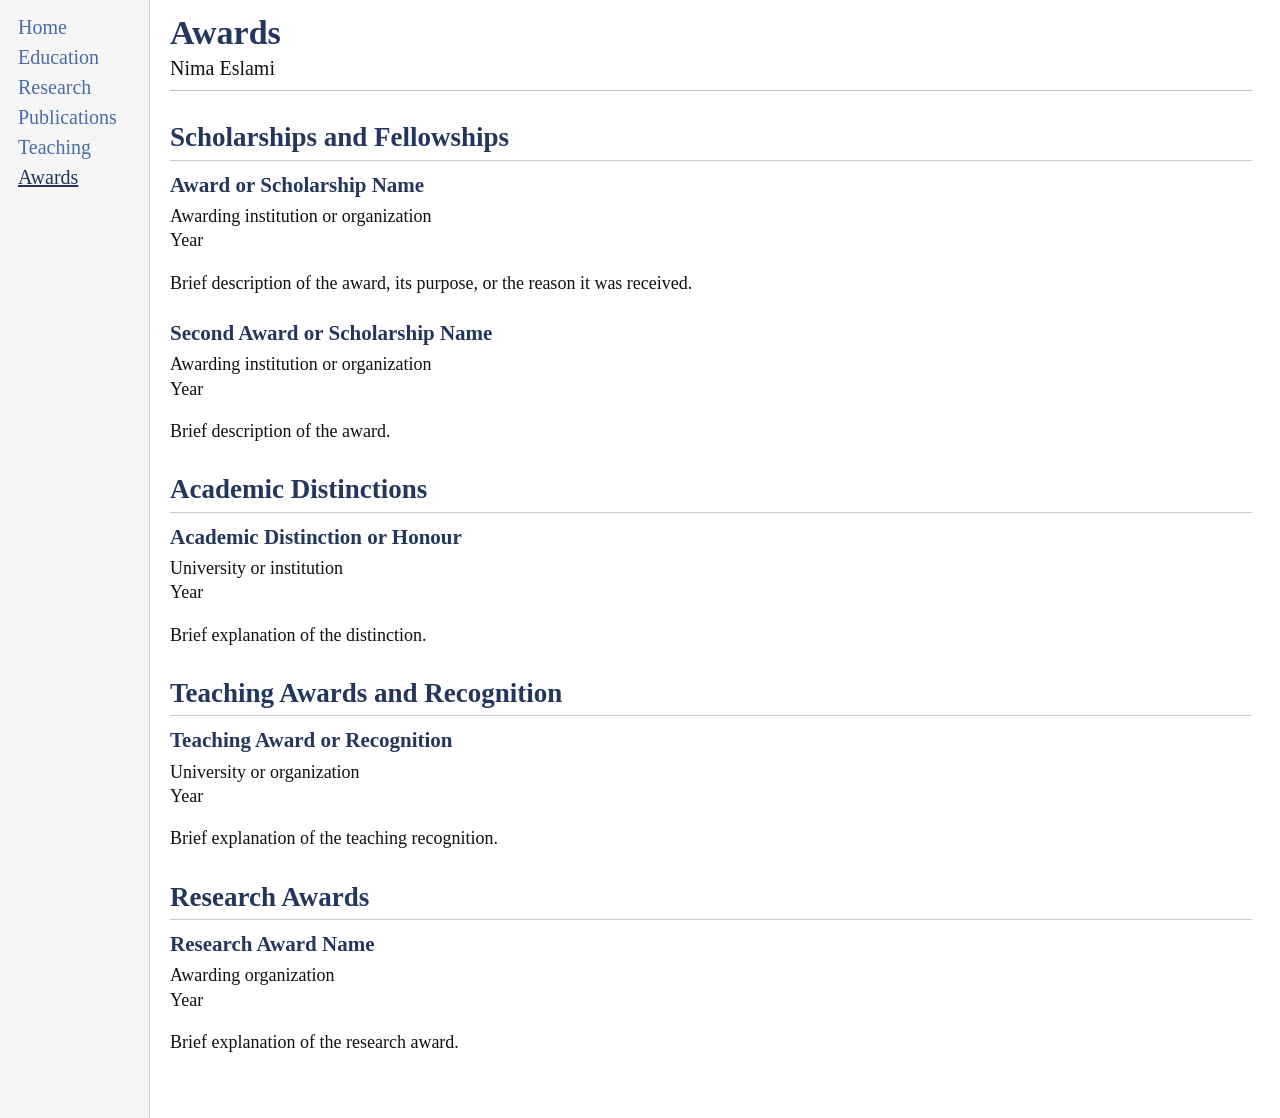
<file: awards.html>
<!DOCTYPE html>
<html lang="en">

<head>
    <meta charset="UTF-8">

    <meta
        name="viewport"
        content="width=device-width, initial-scale=1.0"
    >

    <meta
        name="description"
        content="Awards, scholarships, and academic distinctions received by Nima Eslami."
    >

    <title>Awards | Nima Eslami</title>

    <link rel="stylesheet" href="style.css">
</head>

<body>

<div class="page">

    <!-- Left navigation menu -->
    <aside class="sidebar">
        <nav aria-label="Main navigation">

            <a href="index.html">
                Home
            </a>

            <a href="education.html">
                Education
            </a>

            <a href="research.html">
                Research
            </a>

            <a href="publications.html">
                Publications
            </a>

            <a href="teaching.html">
                Teaching
            </a>

            <a class="active" href="awards.html">
                Awards
            </a>

        </nav>
    </aside>

    <!-- Main page content -->
    <main class="content">

        <header>

            <h1>Awards</h1>

            <div class="subtitle">
                Nima Eslami
            </div>

            <hr class="header-line">

        </header>

        <!-- Scholarships and fellowships -->
        <section class="entry">

            <h2>Scholarships and Fellowships</h2>

            <div class="entry">
                <h3>Award or Scholarship Name</h3>

                <p>
                    Awarding institution or organization
                    <br>
                    Year
                </p>

                <p>
                    Brief description of the award, its purpose, or the reason
                    it was received.
                </p>
            </div>

            <div class="entry">
                <h3>Second Award or Scholarship Name</h3>

                <p>
                    Awarding institution or organization
                    <br>
                    Year
                </p>

                <p>
                    Brief description of the award.
                </p>
            </div>

        </section>

        <!-- Academic distinctions -->
        <section class="entry">

            <h2>Academic Distinctions</h2>

            <div class="entry">
                <h3>Academic Distinction or Honour</h3>

                <p>
                    University or institution
                    <br>
                    Year
                </p>

                <p>
                    Brief explanation of the distinction.
                </p>
            </div>

        </section>

        <!-- Teaching awards -->
        <section class="entry">

            <h2>Teaching Awards and Recognition</h2>

            <div class="entry">
                <h3>Teaching Award or Recognition</h3>

                <p>
                    University or organization
                    <br>
                    Year
                </p>

                <p>
                    Brief explanation of the teaching recognition.
                </p>
            </div>

        </section>

        <!-- Research awards -->
        <section class="entry">

            <h2>Research Awards</h2>

            <div class="entry">
                <h3>Research Award Name</h3>

                <p>
                    Awarding organization
                    <br>
                    Year
                </p>

                <p>
                    Brief explanation of the research award.
                </p>
            </div>

        </section>

    </main>

</div>

</body>

</html>
</file>
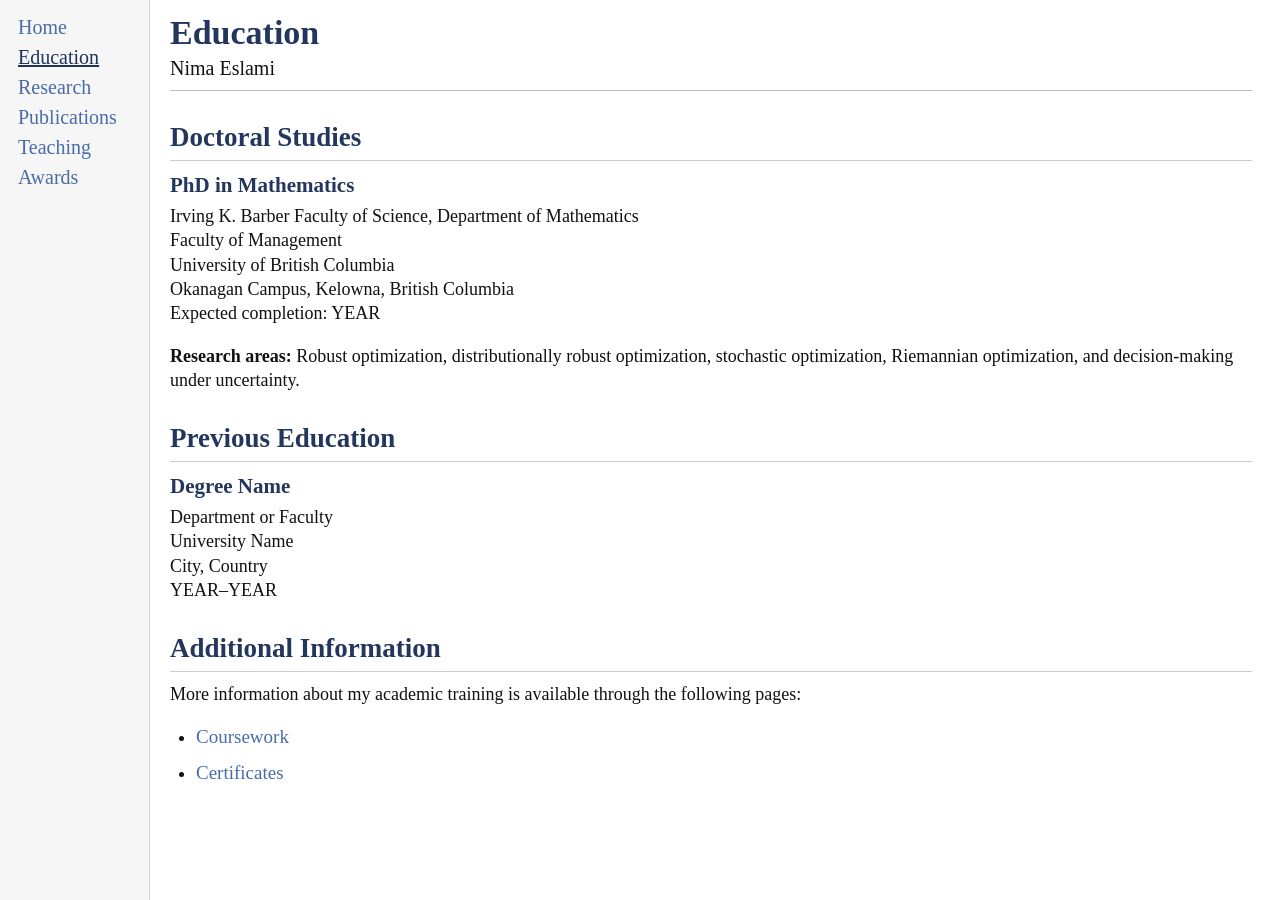
<file: education.html>
<!DOCTYPE html>
<html lang="en">

<head>
    <meta charset="UTF-8">

    <meta
        name="viewport"
        content="width=device-width, initial-scale=1.0"
    >

    <title>Education | Nima Eslami</title>

    <link rel="stylesheet" href="style.css">
</head>

<body>

<div class="page">

    <!-- Left navigation menu -->
    <aside class="sidebar">
        <nav>
            <a href="index.html">Home</a>

            <a class="active" href="education.html">
                Education
            </a>

            <a href="research.html">Research</a>

            <a href="publications.html">
                Publications
            </a>

            <a href="teaching.html">Teaching</a>
            <a href="awards.html">
    Awards
</a>
        </nav>
    </aside>

    <!-- Main page content -->
    <main class="content">

        <header>
            <h1>Education</h1>

            <div class="subtitle">
                Nima Eslami
            </div>

            <hr class="header-line">
        </header>

        <!-- Current degree -->
        <section class="entry">

            <h2>Doctoral Studies</h2>

            <h3>PhD in Mathematics</h3>

            <p>
                Irving K. Barber Faculty of Science,
                Department of Mathematics
                <br>

                Faculty of Management
                <br>

                University of British Columbia
                <br>

                Okanagan Campus, Kelowna, British Columbia
                <br>

                Expected completion: YEAR
            </p>

            <p>
                <strong>Research areas:</strong>
                Robust optimization, distributionally robust optimization,
                stochastic optimization, Riemannian optimization, and
                decision-making under uncertainty.
            </p>

        </section>

        <!-- Previous degree -->
        <section class="entry">

            <h2>Previous Education</h2>

            <h3>Degree Name</h3>

            <p>
                Department or Faculty
                <br>

                University Name
                <br>

                City, Country
                <br>

                YEAR–YEAR
            </p>

        </section>

        <!-- Education subpages -->
        <section class="entry">

            <h2>Additional Information</h2>

            <p>
                More information about my academic training is available
                through the following pages:
            </p>

            <ul>
                <li>
                    <a href="education/coursework.html">
                        Coursework
                    </a>
                </li>

                <li>
                    <a href="education/certificates.html">
                        Certificates
                    </a>
                </li>
            </ul>

        </section>

    </main>

</div>

</body>

</html>
</file>
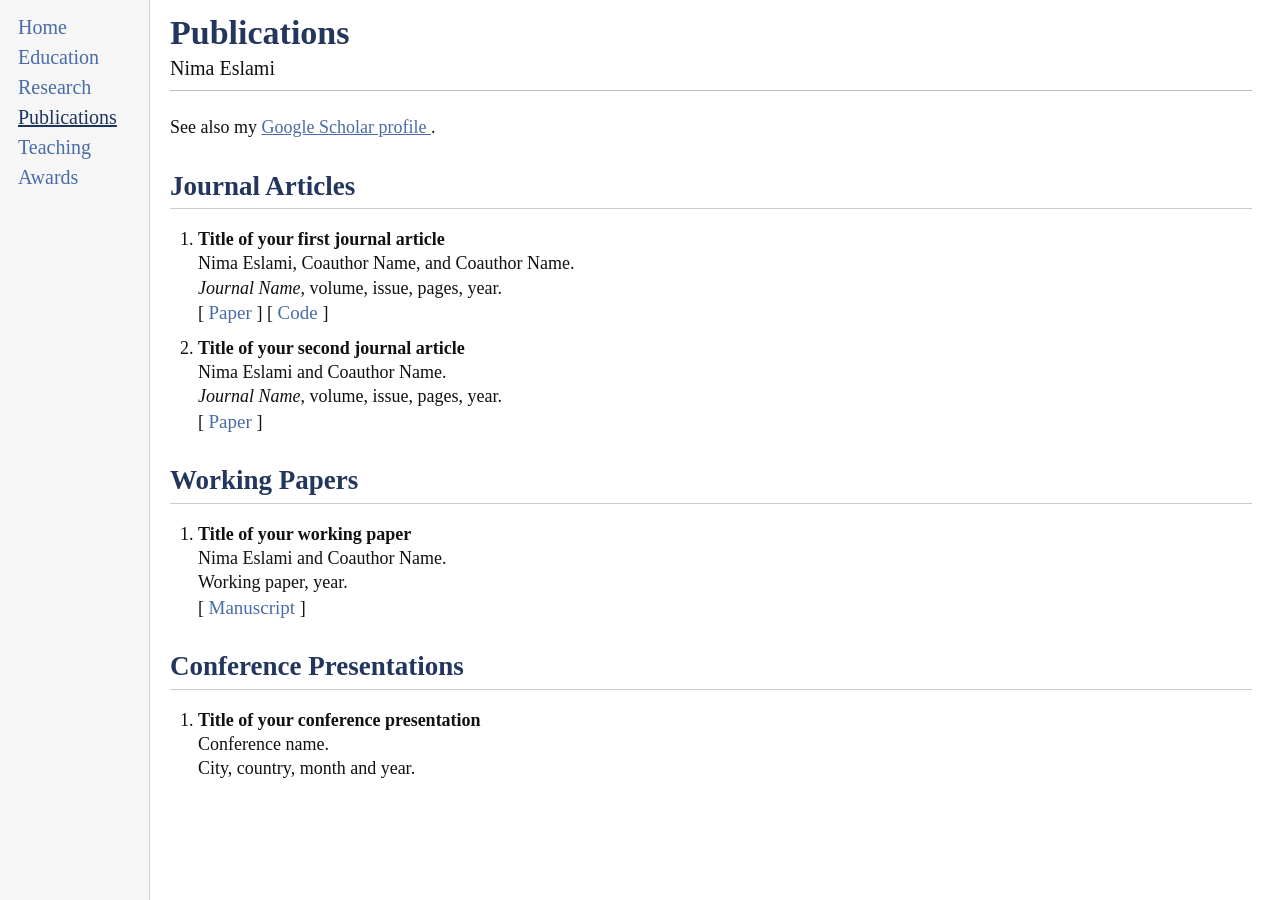
<file: publications.html>
<!DOCTYPE html>
<html lang="en">

<head>
    <meta charset="UTF-8">

    <meta
        name="viewport"
        content="width=device-width, initial-scale=1.0"
    >

    <meta
        name="description"
        content="Publications, working papers, and conference presentations by Nima Eslami."
    >

    <title>Publications | Nima Eslami</title>

    <link rel="stylesheet" href="style.css">
</head>

<body>

<div class="page">

    <!-- Left navigation menu -->
    <aside class="sidebar">
        <nav aria-label="Main navigation">

            <a href="index.html">
                Home
            </a>

            <a href="education.html">
                Education
            </a>

            <a href="research.html">
                Research
            </a>

            <a class="active" href="publications.html">
                Publications
            </a>

            <a href="teaching.html">
                Teaching
            </a>

            <a href="awards.html">
                Awards
            </a>

        </nav>
    </aside>

    <!-- Main page content -->
    <main class="content">

        <header>

            <h1>Publications</h1>

            <div class="subtitle">
                Nima Eslami
            </div>

            <hr class="header-line">

        </header>

        <p>
            See also my

            <a
                href="https://scholar.google.com/citations?user=OeJOLVAAAAAJ&hl=en&oi=ao"
                target="_blank"
                rel="noopener noreferrer"
            >
                Google Scholar profile
            </a>.
        </p>

        <!-- Journal articles -->
        <section class="entry">

            <h2>Journal Articles</h2>

            <ol class="publication-list">

                <li>
                    <span class="paper-title">
                        Title of your first journal article
                    </span>

                    <br>

                    Nima Eslami, Coauthor Name, and Coauthor Name.

                    <br>

                    <em>Journal Name</em>, volume, issue, pages, year.

                    <br>

                    <span class="paper-links">
                        [
                        <a
                            href="PAPER-LINK"
                            target="_blank"
                            rel="noopener noreferrer"
                        >
                            Paper
                        </a>
                        ]

                        [
                        <a
                            href="CODE-LINK"
                            target="_blank"
                            rel="noopener noreferrer"
                        >
                            Code
                        </a>
                        ]
                    </span>
                </li>

                <li>
                    <span class="paper-title">
                        Title of your second journal article
                    </span>

                    <br>

                    Nima Eslami and Coauthor Name.

                    <br>

                    <em>Journal Name</em>, volume, issue, pages, year.

                    <br>

                    <span class="paper-links">
                        [
                        <a
                            href="PAPER-LINK"
                            target="_blank"
                            rel="noopener noreferrer"
                        >
                            Paper
                        </a>
                        ]
                    </span>
                </li>

            </ol>

        </section>

        <!-- Working papers -->
        <section class="entry">

            <h2>Working Papers</h2>

            <ol class="publication-list">

                <li>
                    <span class="paper-title">
                        Title of your working paper
                    </span>

                    <br>

                    Nima Eslami and Coauthor Name.

                    <br>

                    Working paper, year.

                    <br>

                    <span class="paper-links">
                        [
                        <a
                            href="PAPER-LINK"
                            target="_blank"
                            rel="noopener noreferrer"
                        >
                            Manuscript
                        </a>
                        ]
                    </span>
                </li>

            </ol>

        </section>

        <!-- Conference presentations -->
        <section class="entry">

            <h2>Conference Presentations</h2>

            <ol class="publication-list">

                <li>
                    <span class="paper-title">
                        Title of your conference presentation
                    </span>

                    <br>

                    Conference name.

                    <br>

                    City, country, month and year.
                </li>

            </ol>

        </section>

    </main>

</div>

</body>

</html>
</file>
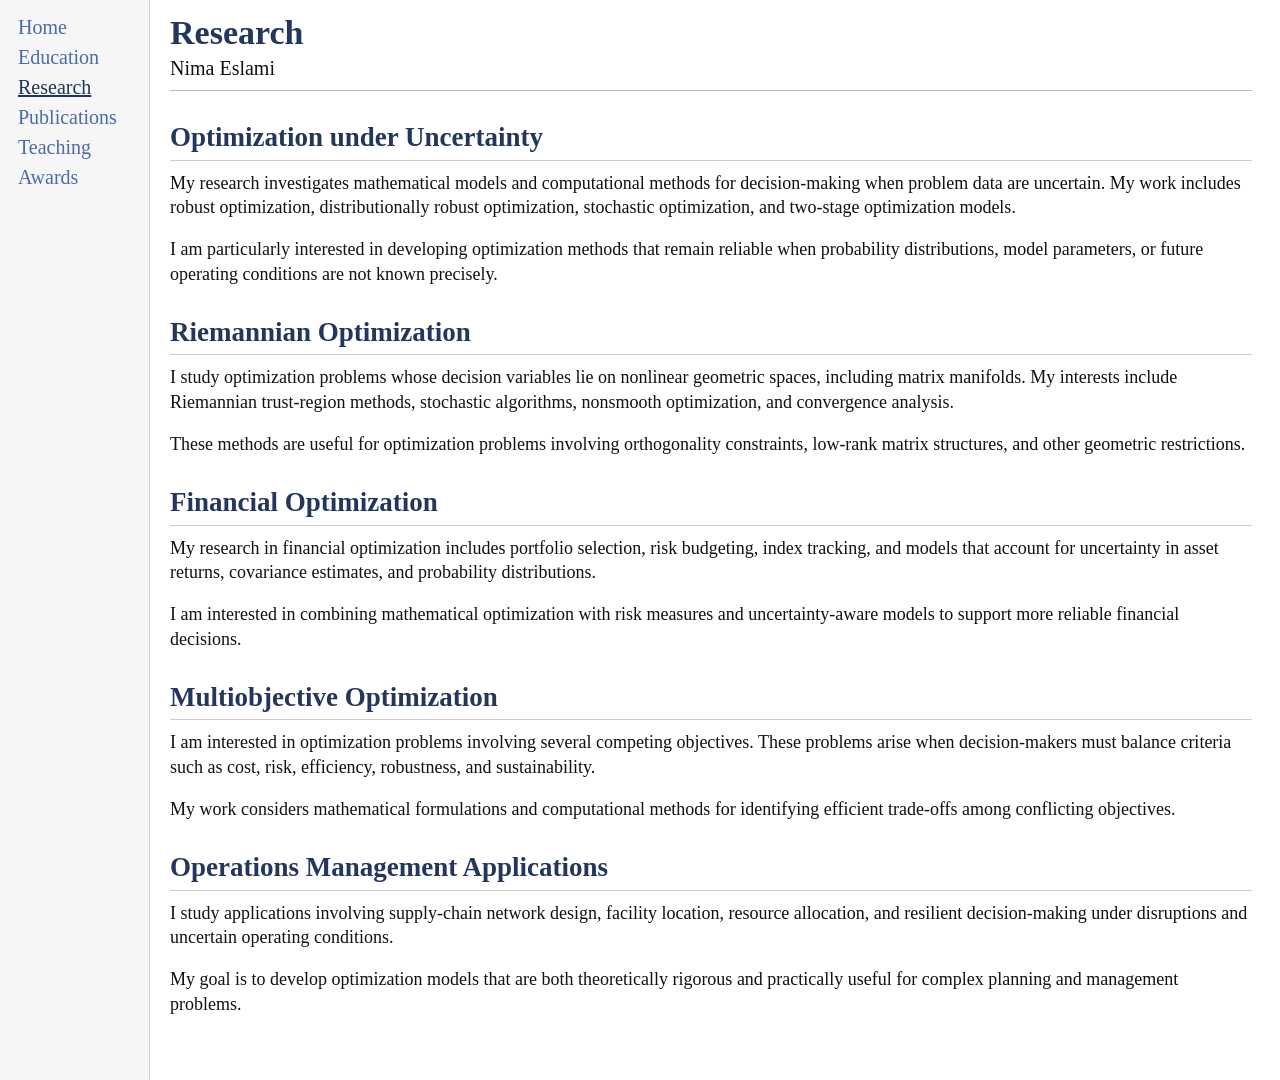
<file: research.html>
<!DOCTYPE html>
<html lang="en">

<head>
    <meta charset="UTF-8">

    <meta
        name="viewport"
        content="width=device-width, initial-scale=1.0"
    >

    <meta
        name="description"
        content="Research interests of Nima Eslami in optimization, operations research, and decision-making under uncertainty."
    >

    <title>Research | Nima Eslami</title>

    <link rel="stylesheet" href="style.css">
</head>

<body>

<div class="page">

    <!-- Left navigation menu -->
    <aside class="sidebar">
        <nav aria-label="Main navigation">

            <a href="index.html">
                Home
            </a>

            <a href="education.html">
                Education
            </a>

            <a class="active" href="research.html">
                Research
            </a>

            <a href="publications.html">
                Publications
            </a>

            <a href="teaching.html">
                Teaching
            </a>

            <a href="awards.html">
                Awards
            </a>

        </nav>
    </aside>

    <!-- Main page content -->
    <main class="content">

        <header>

            <h1>Research</h1>

            <div class="subtitle">
                Nima Eslami
            </div>

            <hr class="header-line">

        </header>

        <section class="entry">

            <h2>Optimization under Uncertainty</h2>

            <p>
                My research investigates mathematical models and computational
                methods for decision-making when problem data are uncertain.
                My work includes robust optimization, distributionally robust
                optimization, stochastic optimization, and two-stage
                optimization models.
            </p>

            <p>
                I am particularly interested in developing optimization methods
                that remain reliable when probability distributions, model
                parameters, or future operating conditions are not known
                precisely.
            </p>

        </section>

        <section class="entry">

            <h2>Riemannian Optimization</h2>

            <p>
                I study optimization problems whose decision variables lie on
                nonlinear geometric spaces, including matrix manifolds.
                My interests include Riemannian trust-region methods,
                stochastic algorithms, nonsmooth optimization, and convergence
                analysis.
            </p>

            <p>
                These methods are useful for optimization problems involving
                orthogonality constraints, low-rank matrix structures, and
                other geometric restrictions.
            </p>

        </section>

        <section class="entry">

            <h2>Financial Optimization</h2>

            <p>
                My research in financial optimization includes portfolio
                selection, risk budgeting, index tracking, and models that
                account for uncertainty in asset returns, covariance
                estimates, and probability distributions.
            </p>

            <p>
                I am interested in combining mathematical optimization with
                risk measures and uncertainty-aware models to support more
                reliable financial decisions.
            </p>

        </section>

        <section class="entry">

            <h2>Multiobjective Optimization</h2>

            <p>
                I am interested in optimization problems involving several
                competing objectives. These problems arise when decision-makers
                must balance criteria such as cost, risk, efficiency,
                robustness, and sustainability.
            </p>

            <p>
                My work considers mathematical formulations and computational
                methods for identifying efficient trade-offs among conflicting
                objectives.
            </p>

        </section>

        <section class="entry">

            <h2>Operations Management Applications</h2>

            <p>
                I study applications involving supply-chain network design,
                facility location, resource allocation, and resilient
                decision-making under disruptions and uncertain operating
                conditions.
            </p>

            <p>
                My goal is to develop optimization models that are both
                theoretically rigorous and practically useful for complex
                planning and management problems.
            </p>

        </section>

    </main>

</div>

</body>

</html>
</file>
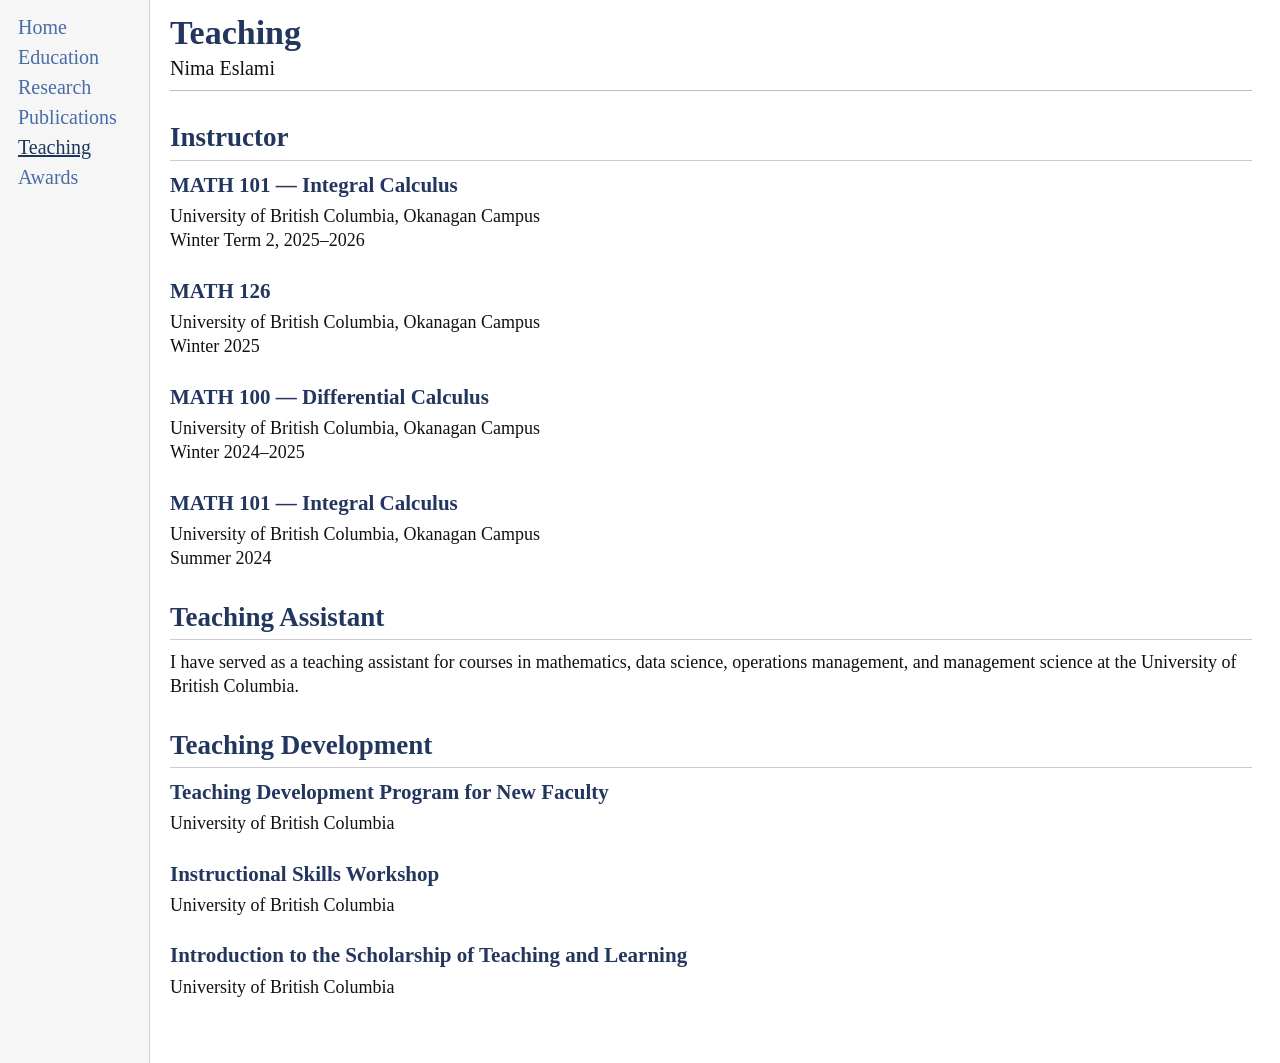
<file: teaching.html>
<!DOCTYPE html>
<html lang="en">

<head>
    <meta charset="UTF-8">

    <meta
        name="viewport"
        content="width=device-width, initial-scale=1.0"
    >

    <meta
        name="description"
        content="Teaching experience and professional development of Nima Eslami."
    >

    <title>Teaching | Nima Eslami</title>

    <link rel="stylesheet" href="style.css">
</head>

<body>

<div class="page">

    <!-- Left navigation menu -->
    <aside class="sidebar">
        <nav aria-label="Main navigation">

            <a href="index.html">
                Home
            </a>

            <a href="education.html">
                Education
            </a>

            <a href="research.html">
                Research
            </a>

            <a href="publications.html">
                Publications
            </a>

            <a class="active" href="teaching.html">
                Teaching
            </a>

            <a href="awards.html">
                Awards
            </a>

        </nav>
    </aside>

    <!-- Main page content -->
    <main class="content">

        <header>

            <h1>Teaching</h1>

            <div class="subtitle">
                Nima Eslami
            </div>

            <hr class="header-line">

        </header>

        <!-- Instructor experience -->
        <section class="entry">

            <h2>Instructor</h2>

            <div class="entry">
                <h3>MATH 101 — Integral Calculus</h3>

                <p>
                    University of British Columbia, Okanagan Campus
                    <br>
                    Winter Term 2, 2025–2026
                </p>
            </div>

            <div class="entry">
                <h3>MATH 126</h3>

                <p>
                    University of British Columbia, Okanagan Campus
                    <br>
                    Winter 2025
                </p>
            </div>

            <div class="entry">
                <h3>MATH 100 — Differential Calculus</h3>

                <p>
                    University of British Columbia, Okanagan Campus
                    <br>
                    Winter 2024–2025
                </p>
            </div>

            <div class="entry">
                <h3>MATH 101 — Integral Calculus</h3>

                <p>
                    University of British Columbia, Okanagan Campus
                    <br>
                    Summer 2024
                </p>
            </div>

        </section>

        <!-- Teaching assistant experience -->
        <section class="entry">

            <h2>Teaching Assistant</h2>

            <p>
                I have served as a teaching assistant for courses in
                mathematics, data science, operations management, and
                management science at the University of British Columbia.
            </p>

        </section>

        <!-- Teaching development -->
        <section class="entry">

            <h2>Teaching Development</h2>

            <div class="entry">
                <h3>Teaching Development Program for New Faculty</h3>

                <p>
                    University of British Columbia
                </p>
            </div>

            <div class="entry">
                <h3>Instructional Skills Workshop</h3>

                <p>
                    University of British Columbia
                </p>
            </div>

            <div class="entry">
                <h3>
                    Introduction to the Scholarship of Teaching and Learning
                </h3>

                <p>
                    University of British Columbia
                </p>
            </div>

        </section>

    </main>

</div>

</body>

</html>
</file>
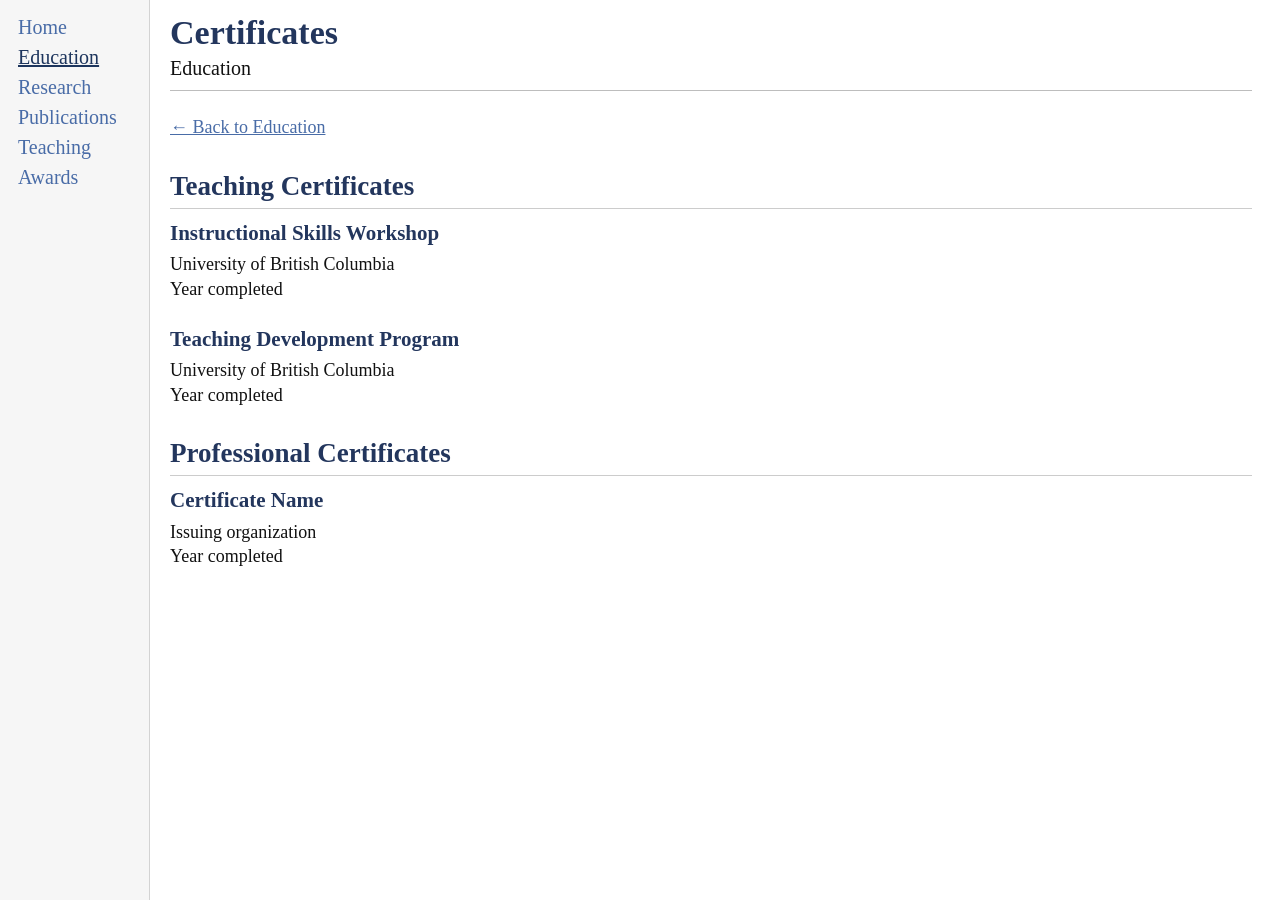
<file: education/certificates.html>
<!DOCTYPE html>
<html lang="en">
<head>
    <meta charset="UTF-8">
    <meta name="viewport" content="width=device-width, initial-scale=1.0">

    <title>Certificates | Nima Eslami</title>

    <link rel="stylesheet" href="../style.css">
</head>

<body>

<div class="page">

    <aside class="sidebar">
        <nav>
            <a href="../index.html">Home</a>
            <a class="active" href="../education.html">Education</a>
            <a href="../research.html">Research</a>
            <a href="../publications.html">Publications</a>
            <a href="../teaching.html">Teaching</a>
            <a href="../awards.html">
            Awards
            </a>
        </nav>
    </aside>

    <main class="content">

        <header>
            <h1>Certificates</h1>
            <div class="subtitle">Education</div>
            <hr class="header-line">
        </header>

        <p>
            <a href="../education.html">← Back to Education</a>
        </p>

        <section class="entry">
            <h2>Teaching Certificates</h2>

            <div class="entry">
                <h3>Instructional Skills Workshop</h3>

                <p>
                    University of British Columbia<br>
                    Year completed
                </p>
            </div>

            <div class="entry">
                <h3>Teaching Development Program</h3>

                <p>
                    University of British Columbia<br>
                    Year completed
                </p>
            </div>
        </section>

        <section class="entry">
            <h2>Professional Certificates</h2>

            <div class="entry">
                <h3>Certificate Name</h3>

                <p>
                    Issuing organization<br>
                    Year completed
                </p>
            </div>
        </section>

    </main>

</div>

</body>
</html>
</file>
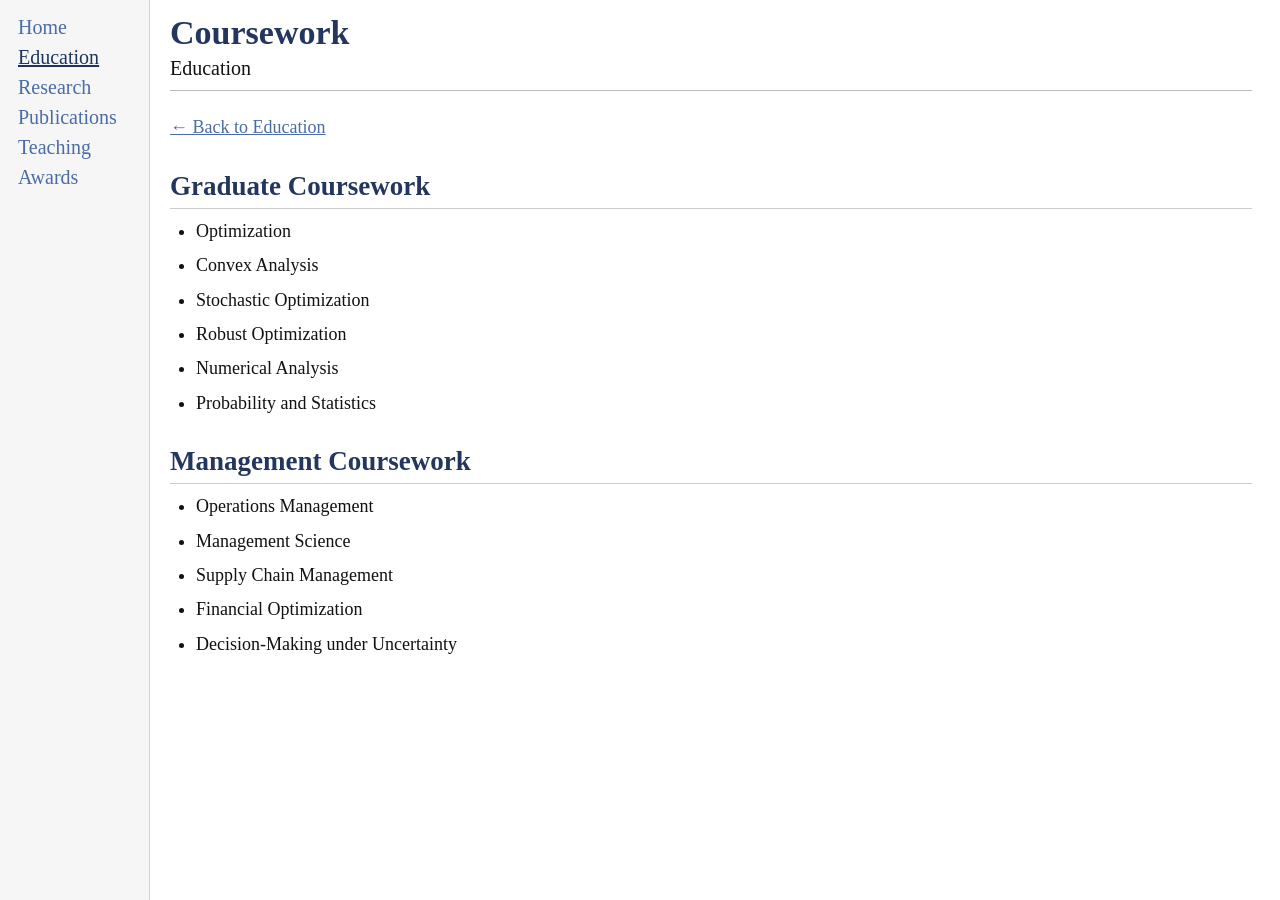
<file: education/coursework.html>
<!DOCTYPE html>
<html lang="en">
<head>
    <meta charset="UTF-8">
    <meta name="viewport" content="width=device-width, initial-scale=1.0">

    <title>Coursework | Nima Eslami</title>

    <link rel="stylesheet" href="../style.css">
</head>

<body>

<div class="page">

    <aside class="sidebar">
        <nav>
            <a href="../index.html">Home</a>
            <a class="active" href="../education.html">Education</a>
            <a href="../research.html">Research</a>
            <a href="../publications.html">Publications</a>
            <a href="../teaching.html">Teaching</a>
            <a href="../awards.html">
            Awards
            </a>
        </nav>
    </aside>

    <main class="content">

        <header>
            <h1>Coursework</h1>
            <div class="subtitle">Education</div>
            <hr class="header-line">
        </header>

        <p>
            <a href="../education.html">← Back to Education</a>
        </p>

        <section class="entry">
            <h2>Graduate Coursework</h2>

            <ul>
                <li>Optimization</li>
                <li>Convex Analysis</li>
                <li>Stochastic Optimization</li>
                <li>Robust Optimization</li>
                <li>Numerical Analysis</li>
                <li>Probability and Statistics</li>
            </ul>
        </section>

        <section class="entry">
            <h2>Management Coursework</h2>

            <ul>
                <li>Operations Management</li>
                <li>Management Science</li>
                <li>Supply Chain Management</li>
                <li>Financial Optimization</li>
                <li>Decision-Making under Uncertainty</li>
            </ul>
        </section>

    </main>

</div>

</body>
</html>
</file>
<file: style.css>
/* General page settings */
* {
    box-sizing: border-box;
}

html {
    scroll-behavior: smooth;
}

body {
    margin: 0;
    background: white;
    color: #111111;
    font-family: Georgia, "Times New Roman", serif;
    font-size: 18px;
    line-height: 1.35;
}

/* Main two-column layout */
.page {
    display: grid;
    grid-template-columns: 150px minmax(0, 1fr);
    min-height: 100vh;
}

/* Left navigation menu */
.sidebar {
    background: #f6f6f6;
    border-right: 1px solid #d3d3d3;
    padding: 16px 18px;
}

.sidebar nav {
    position: sticky;
    top: 16px;
}

.sidebar a {
    display: block;
    margin-bottom: 8px;
    color: #496ca7;
    font-size: 20px;
    line-height: 1.1;
    text-decoration: none;
}

.sidebar a:hover {
    color: #1d355d;
    text-decoration: underline;
}

.sidebar a.active {
    color: #1d355d;
    text-decoration: underline;
}

/* Main content */
.content {
    width: 100%;
    max-width: 1500px;
    padding: 14px 28px 40px 20px;
}

h1 {
    color: #23365d;
    font-size: 34px;
    line-height: 1.1;
    margin: 0;
}

.subtitle {
    font-size: 20px;
    line-height: 1.35;
    margin: 4px 0 8px;
}

.header-line {
    border: 0;
    border-top: 1px solid #bdbdbd;
    margin: 4px 0 24px;
}

h2 {
    color: #23365d;
    font-size: 27px;
    margin-top: 28px;
    margin-bottom: 10px;
    border-bottom: 1px solid #cccccc;
    padding-bottom: 4px;
}

h3 {
    color: #23365d;
    font-size: 21px;
    margin-top: 18px;
    margin-bottom: 5px;
}

p {
    margin-top: 0;
    margin-bottom: 18px;
}

a {
    color: #496ca7;
}

a:hover {
    color: #1d355d;
}

/* Homepage photo and biography */
.profile-section {
    display: grid;
    grid-template-columns: 180px minmax(0, 1fr);
    gap: 20px;
    align-items: start;
}

.profile-photo {
    display: block;
    width: 180px;
    height: auto;
    border: 1px solid #cccccc;
}

/* Publications */
.publication-list {
    padding-left: 28px;
}

.publication-list li {
    margin-bottom: 18px;
}

.paper-title {
    font-weight: bold;
}

.paper-links {
    white-space: nowrap;
}

/* Research, education, and teaching entries */
.entry {
    margin-bottom: 24px;
}

.entry h3 {
    margin-top: 0;
}

/* Lists inside page entries */
.entry ul {
    margin: 8px 0 18px;
    padding-left: 26px;
}

.entry li {
    margin-bottom: 10px;
}

.entry li a {
    font-size: 19px;
    text-decoration: none;
}

.entry li a:hover {
    text-decoration: underline;
}

/* Back link used on education subpages */
.back-link {
    margin-bottom: 24px;
}

.back-link a {
    text-decoration: none;
}

.back-link a:hover {
    text-decoration: underline;
}

/* Contact information */
.contact {
    margin-top: 24px;
}

/* Mobile layout */
@media (max-width: 700px) {
    body {
        font-size: 17px;
    }

    .page {
        display: block;
    }

    .sidebar {
        border-right: none;
        border-bottom: 1px solid #d3d3d3;
        padding: 12px 16px;
    }

    .sidebar nav {
        position: static;
    }

    .sidebar a {
        display: inline-block;
        margin: 4px 14px 4px 0;
        font-size: 17px;
    }

    .content {
        padding: 20px 16px 35px;
    }

    .profile-section {
        display: block;
    }

    .profile-photo {
        width: 170px;
        margin-bottom: 15px;
    }

    h1 {
        font-size: 30px;
    }

    h2 {
        font-size: 24px;
    }

    h3 {
        font-size: 20px;
    }

    .subtitle {
        font-size: 18px;
    }
}
</file>
